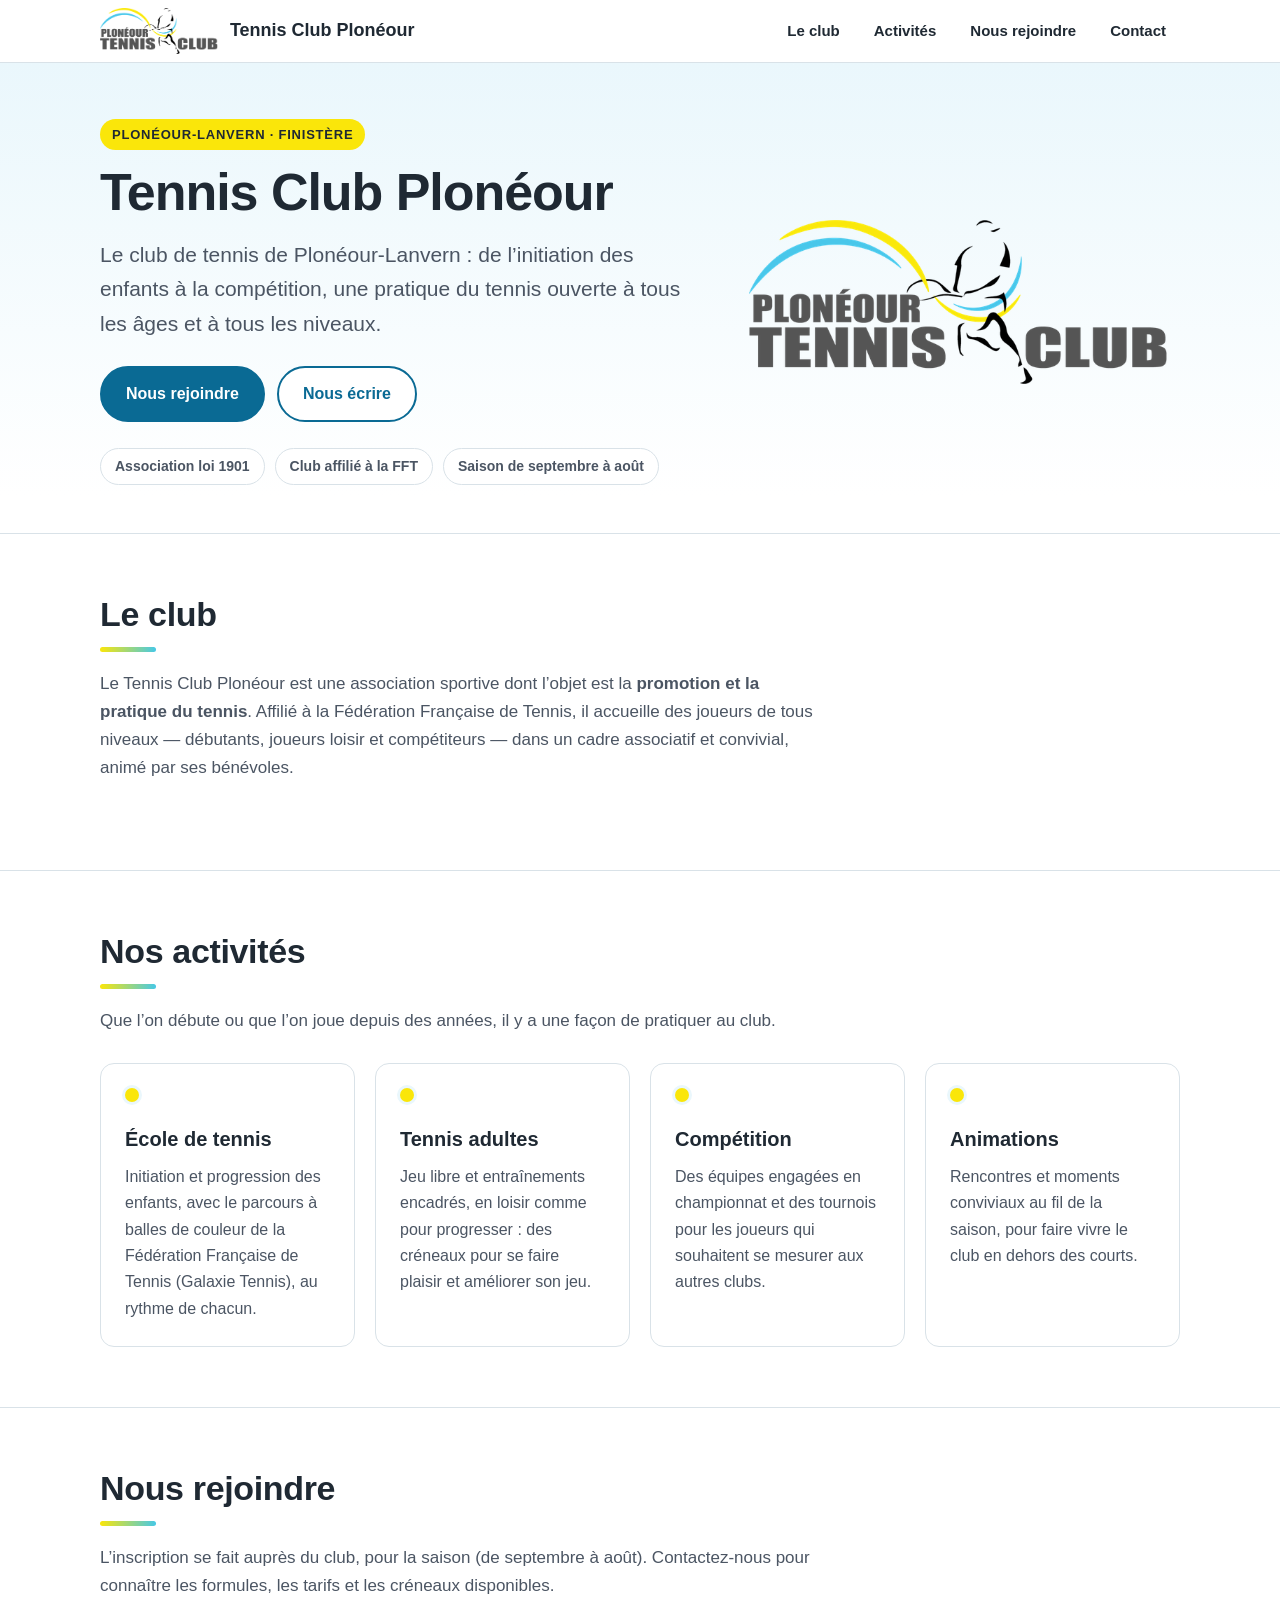
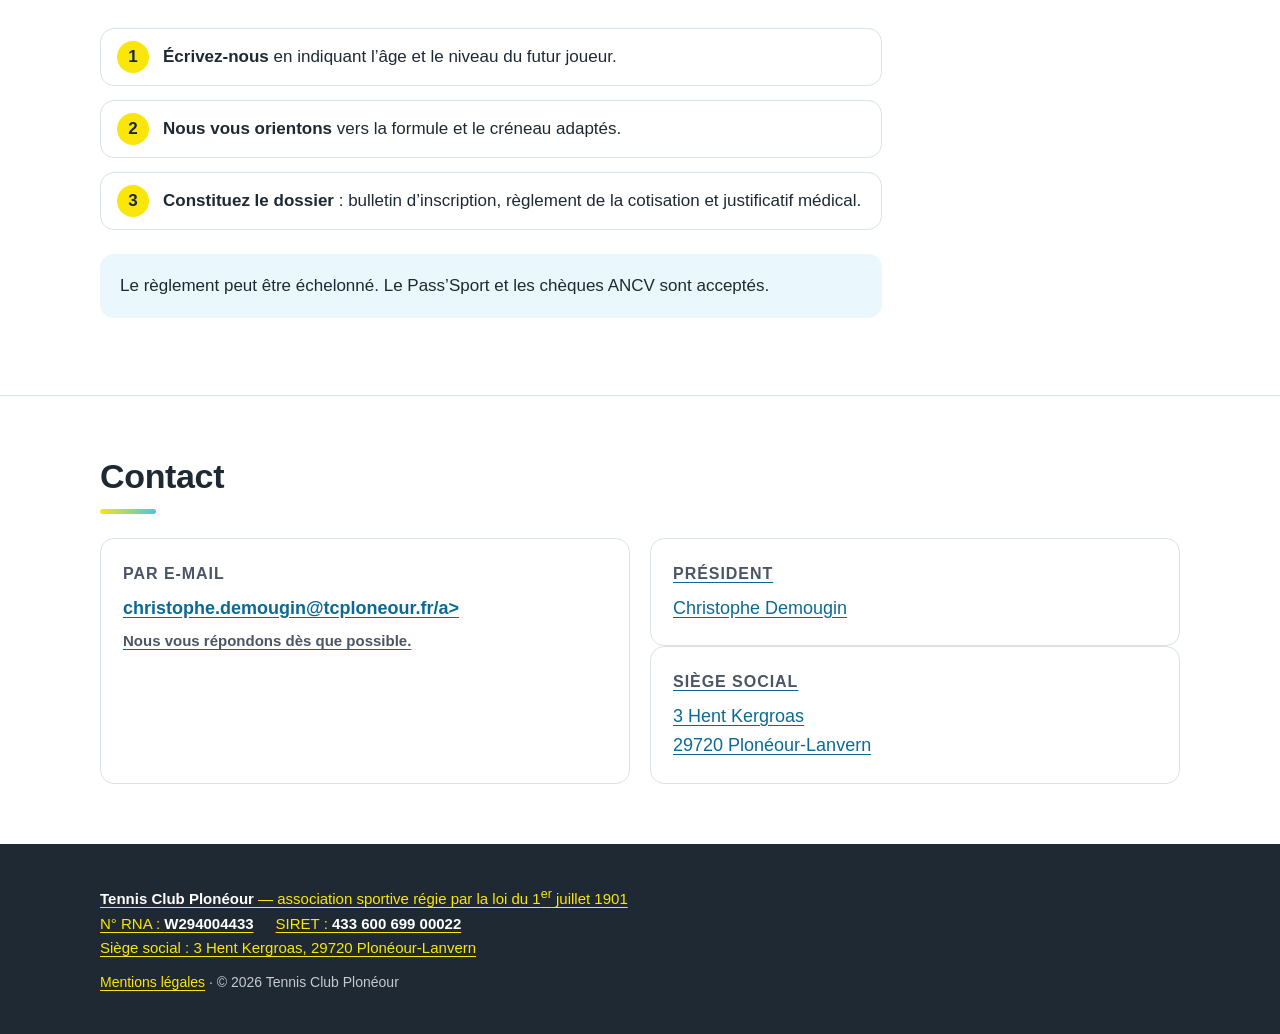
<file: index.html>
<!DOCTYPE html>
<html lang="fr">
<head>
<meta charset="utf-8">
<meta name="viewport" content="width=device-width, initial-scale=1">
<title>Tennis Club Plonéour — Club de tennis à Plonéour-Lanvern (Finistère)</title>
<meta name="description" content="Le Tennis Club Plonéour est une association de tennis à Plonéour-Lanvern (29) : école de tennis, tennis adultes, compétition et animations. Contact et inscriptions.">
<meta name="theme-color" content="#0A6A94">
<link rel="icon" href="favicon.svg" type="image/svg+xml">
<link rel="stylesheet" href="style.css">
<script type="application/ld+json">
{
  "@context": "https://schema.org",
  "@type": "SportsClub",
  "name": "Tennis Club Plonéour",
  "sport": "Tennis",
  "description": "Association de tennis à Plonéour-Lanvern (Finistère) : promotion et pratique du tennis.",
  "email": "tcploneour@gmail.com",
  "address": {
    "@type": "PostalAddress",
    "streetAddress": "3 Hent Kergroas",
    "postalCode": "29720",
    "addressLocality": "Plonéour-Lanvern",
    "addressRegion": "Bretagne",
    "addressCountry": "FR"
  },
  "identifier": [
    {"@type": "PropertyValue", "propertyID": "RNA", "value": "W294004433"},
    {"@type": "PropertyValue", "propertyID": "SIRET", "value": "43360069900022"}
  ]
}
</script>
</head>
<body>
<a class="lien-evitement" href="#contenu">Aller au contenu</a>
<header class="entete">
  <div class="conteneur">
    <a class="marque" href="index.html" aria-label="Tennis Club Plonéour, accueil">
      <img src="logo.png" width="118" height="46" alt="Logo du Tennis Club Plonéour">
      <span>Tennis Club Plonéour</span>
    </a>
    <nav class="nav" aria-label="Navigation principale">
      <ul>
        <li><a href="index.html#club">Le club</a></li>
        <li><a href="index.html#activites">Activités</a></li>
        <li><a href="index.html#rejoindre">Nous rejoindre</a></li>
        <li><a href="index.html#contact">Contact</a></li>
      </ul>
    </nav>
  </div>
</header>
<main id="contenu">

  <section class="heros" aria-labelledby="titre-accueil">
    <div class="conteneur">
      <div>
        <span class="surtitre">Plonéour-Lanvern · Finistère</span>
        <h1 id="titre-accueil">Tennis Club Plonéour</h1>
        <p class="chapeau">Le club de tennis de Plonéour-Lanvern : de l’initiation des enfants à la compétition, une pratique du tennis ouverte à tous les âges et à tous les niveaux.</p>
        <div class="boutons">
          <a class="btn btn-plein" href="#rejoindre">Nous rejoindre</a>
          <a class="btn btn-creux" href="mailto:tcploneour@gmail.com">Nous écrire</a>
        </div>
        <ul class="pastilles" aria-label="Le club en bref">
          <li>Association loi 1901</li>
          <li>Club affilié à la FFT</li>
          <li>Saison de septembre à août</li>
        </ul>
      </div>
      <div class="logo-grand">
        <img src="logo.png" width="600" height="234" alt="Logo du Tennis Club Plonéour : un joueur de tennis en mouvement">
      </div>
    </div>
  </section>

  <section id="club" aria-labelledby="titre-club">
    <div class="conteneur">
      <h2 id="titre-club">Le club</h2>
      <p class="intro">Le Tennis Club Plonéour est une association sportive dont l’objet est la <strong>promotion et la pratique du tennis</strong>. Affilié à la Fédération Française de Tennis, il accueille des joueurs de tous niveaux — débutants, joueurs loisir et compétiteurs — dans un cadre associatif et convivial, animé par ses bénévoles.</p>
    </div>
  </section>

  <section id="activites" aria-labelledby="titre-activites">
    <div class="conteneur">
      <h2 id="titre-activites">Nos activités</h2>
      <p class="intro">Que l’on débute ou que l’on joue depuis des années, il y a une façon de pratiquer au club.</p>
      <div class="cartes">
        <article class="carte">
          <span class="puce" aria-hidden="true"></span>
          <h3>École de tennis</h3>
          <p>Initiation et progression des enfants, avec le parcours à balles de couleur de la Fédération Française de Tennis (Galaxie Tennis), au rythme de chacun.</p>
        </article>
        <article class="carte">
          <span class="puce" aria-hidden="true"></span>
          <h3>Tennis adultes</h3>
          <p>Jeu libre et entraînements encadrés, en loisir comme pour progresser : des créneaux pour se faire plaisir et améliorer son jeu.</p>
        </article>
        <article class="carte">
          <span class="puce" aria-hidden="true"></span>
          <h3>Compétition</h3>
          <p>Des équipes engagées en championnat et des tournois pour les joueurs qui souhaitent se mesurer aux autres clubs.</p>
        </article>
        <article class="carte">
          <span class="puce" aria-hidden="true"></span>
          <h3>Animations</h3>
          <p>Rencontres et moments conviviaux au fil de la saison, pour faire vivre le club en dehors des courts.</p>
        </article>
      </div>
    </div>
  </section>

  <section id="rejoindre" aria-labelledby="titre-rejoindre">
    <div class="conteneur">
      <h2 id="titre-rejoindre">Nous rejoindre</h2>
      <p class="intro">L’inscription se fait auprès du club, pour la saison (de septembre à août). Contactez-nous pour connaître les formules, les tarifs et les créneaux disponibles.</p>
      <ol class="etapes">
        <li><strong>Écrivez-nous</strong> en indiquant l’âge et le niveau du futur joueur.</li>
        <li><strong>Nous vous orientons</strong> vers la formule et le créneau adaptés.</li>
        <li><strong>Constituez le dossier</strong> : bulletin d’inscription, règlement de la cotisation et justificatif médical.</li>
      </ol>
      <p class="encart">Le règlement peut être échelonné. Le Pass’Sport et les chèques ANCV sont acceptés.</p>
    </div>
  </section>

  <section id="contact" aria-labelledby="titre-contact">
    <div class="conteneur">
      <h2 id="titre-contact">Contact</h2>
      <div class="contact-grille">
        <div class="contact-bloc">
          <h3>Par e-mail</h3>
          <p><a href="mailto:tcploneour@gmail.com">christophe.demougin@tcploneour.fr/a></p>
          <p class="petit" style="color:var(--gris);font-size:15px;margin-top:6px">Nous vous répondons dès que possible.</p>
        </div>
        <div class="contact-bloc">
          <h3>Président</h3>
          <p>Christophe Demougin</p>
        </div>
        <div class="contact-bloc">
          <h3>Siège social</h3>
          <p>3 Hent Kergroas<br>29720 Plonéour-Lanvern</p>
        </div>
      </div>
    </div>
  </section>

</main>
<footer class="pied">
  <div class="conteneur">
    <div><strong>Tennis Club Plonéour</strong> — association sportive régie par la loi du 1<sup>er</sup> juillet 1901</div>
    <div class="pied-id">
      <span>N° RNA : <strong>W294004433</strong></span>
      <span>SIRET : <strong>433 600 699 00022</strong></span>
    </div>
    <div>Siège social : 3 Hent Kergroas, 29720 Plonéour-Lanvern</div>
    <div class="petit"><a href="mentions-legales.html">Mentions légales</a> · © 2026 Tennis Club Plonéour</div>
  </div>
</footer>
</body>
</html>
</file>
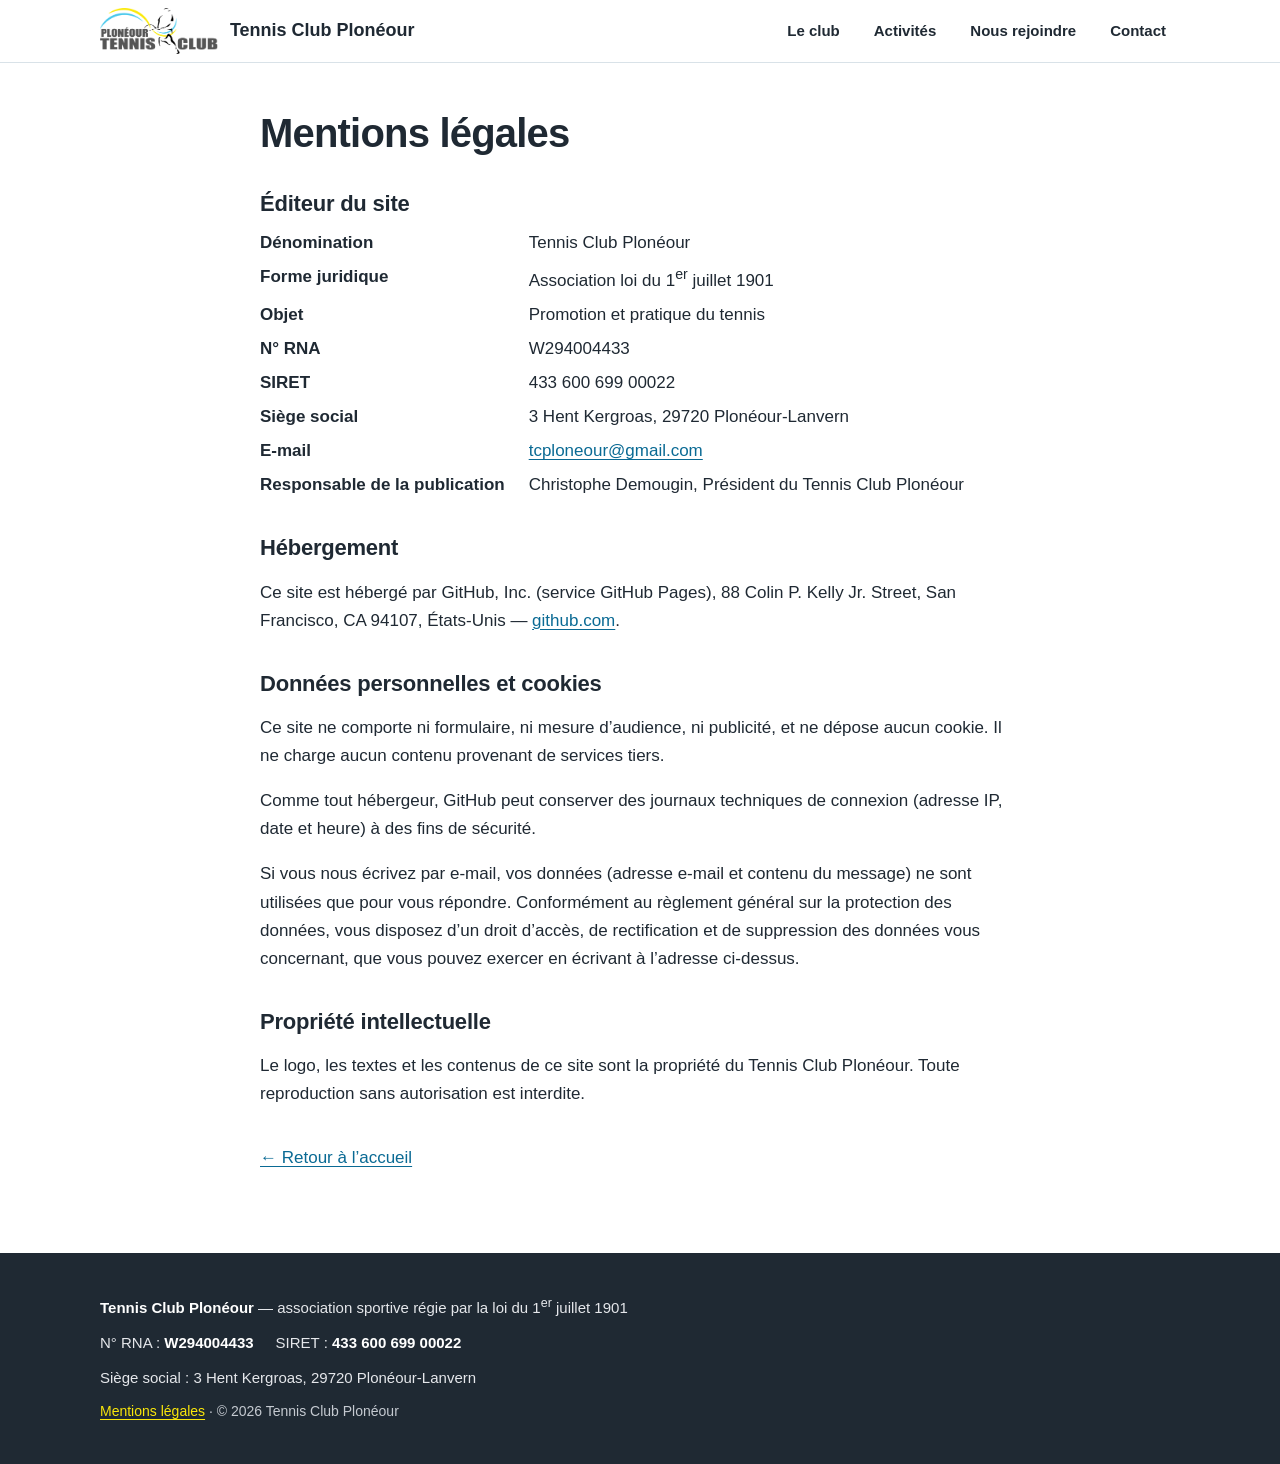
<file: mentions-legales.html>
<!DOCTYPE html>
<html lang="fr">
<head>
<meta charset="utf-8">
<meta name="viewport" content="width=device-width, initial-scale=1">
<title>Mentions légales — Tennis Club Plonéour</title>
<meta name="description" content="Mentions légales du site du Tennis Club Plonéour : éditeur, hébergeur et données personnelles.">
<meta name="theme-color" content="#0A6A94">
<link rel="icon" href="favicon.svg" type="image/svg+xml">
<link rel="stylesheet" href="style.css">
<meta name="robots" content="noindex,follow">
</head>
<body>
<a class="lien-evitement" href="#contenu">Aller au contenu</a>
<header class="entete">
  <div class="conteneur">
    <a class="marque" href="index.html" aria-label="Tennis Club Plonéour, accueil">
      <img src="logo.png" width="118" height="46" alt="Logo du Tennis Club Plonéour">
      <span>Tennis Club Plonéour</span>
    </a>
    <nav class="nav" aria-label="Navigation principale">
      <ul>
        <li><a href="index.html#club">Le club</a></li>
        <li><a href="index.html#activites">Activités</a></li>
        <li><a href="index.html#rejoindre">Nous rejoindre</a></li>
        <li><a href="index.html#contact">Contact</a></li>
      </ul>
    </nav>
  </div>
</header>
<main id="contenu">
  <div class="conteneur page-texte">
    <h1>Mentions légales</h1>

    <h2>Éditeur du site</h2>
    <dl>
      <dt>Dénomination</dt><dd>Tennis Club Plonéour</dd>
      <dt>Forme juridique</dt><dd>Association loi du 1<sup>er</sup> juillet 1901</dd>
      <dt>Objet</dt><dd>Promotion et pratique du tennis</dd>
      <dt>N° RNA</dt><dd>W294004433</dd>
      <dt>SIRET</dt><dd>433 600 699 00022</dd>
      <dt>Siège social</dt><dd>3 Hent Kergroas, 29720 Plonéour-Lanvern</dd>
      <dt>E-mail</dt><dd><a href="mailto:tcploneour@gmail.com">tcploneour@gmail.com</a></dd>
      <dt>Responsable de la publication</dt><dd>Christophe Demougin, Président du Tennis Club Plonéour</dd>
    </dl>

    <h2>Hébergement</h2>
    <p>Ce site est hébergé par GitHub, Inc. (service GitHub Pages), 88 Colin P. Kelly Jr. Street, San Francisco, CA 94107, États-Unis — <a href="https://github.com">github.com</a>.</p>

    <h2>Données personnelles et cookies</h2>
    <p>Ce site ne comporte ni formulaire, ni mesure d’audience, ni publicité, et ne dépose aucun cookie. Il ne charge aucun contenu provenant de services tiers.</p>
    <p>Comme tout hébergeur, GitHub peut conserver des journaux techniques de connexion (adresse IP, date et heure) à des fins de sécurité.</p>
    <p>Si vous nous écrivez par e-mail, vos données (adresse e-mail et contenu du message) ne sont utilisées que pour vous répondre. Conformément au règlement général sur la protection des données, vous disposez d’un droit d’accès, de rectification et de suppression des données vous concernant, que vous pouvez exercer en écrivant à l’adresse ci-dessus.</p>

    <h2>Propriété intellectuelle</h2>
    <p>Le logo, les textes et les contenus de ce site sont la propriété du Tennis Club Plonéour. Toute reproduction sans autorisation est interdite.</p>

    <p style="margin-top:36px"><a href="index.html">← Retour à l’accueil</a></p>
  </div>
</main>
<footer class="pied">
  <div class="conteneur">
    <div><strong>Tennis Club Plonéour</strong> — association sportive régie par la loi du 1<sup>er</sup> juillet 1901</div>
    <div class="pied-id">
      <span>N° RNA : <strong>W294004433</strong></span>
      <span>SIRET : <strong>433 600 699 00022</strong></span>
    </div>
    <div>Siège social : 3 Hent Kergroas, 29720 Plonéour-Lanvern</div>
    <div class="petit"><a href="mentions-legales.html">Mentions légales</a> · © 2026 Tennis Club Plonéour</div>
  </div>
</footer>
</body>
</html>
</file>
<file: style.css>
:root{
  --encre:#1F2933; --gris:#4B5563; --bleu:#0A6A94; --bleu-fonce:#08506f; --bleu-pale:#EAF7FC;
  --jaune:#FAE60A; --cyan:#46C8E6; --fond:#FFFFFF; --filet:#D9E2E8; --rayon:14px;
}
*,*::before,*::after{box-sizing:border-box}
html{scroll-behavior:smooth;scroll-padding-top:84px}
body{margin:0;font-family:-apple-system,BlinkMacSystemFont,"Segoe UI",Roboto,"Helvetica Neue",Arial,sans-serif;color:var(--encre);background:var(--fond);line-height:1.65;font-size:17px}
img{max-width:100%;height:auto}
a{color:var(--bleu);text-underline-offset:3px}
a:hover{color:var(--bleu-fonce)}
:focus-visible{outline:3px solid var(--bleu);outline-offset:3px;border-radius:4px}
.lien-evitement{position:absolute;left:-999px;top:0;background:var(--jaune);color:var(--encre);padding:10px 16px;font-weight:700;z-index:20}
.lien-evitement:focus{left:12px;top:12px}
.conteneur{width:min(1080px,100% - 40px);margin-inline:auto}

/* En-tête */
.entete{position:sticky;top:0;z-index:10;background:rgba(255,255,255,.96);border-bottom:1px solid var(--filet);backdrop-filter:blur(6px)}
.entete .conteneur{display:flex;align-items:center;justify-content:space-between;gap:18px;flex-wrap:wrap;padding:8px 0}
.marque{display:flex;align-items:center;gap:12px;text-decoration:none;color:var(--encre);font-weight:800;font-size:18px}
.marque img{height:46px;width:auto}
.nav ul{display:flex;gap:6px;list-style:none;margin:0;padding:0;flex-wrap:wrap}
.nav a{display:block;padding:8px 14px;border-radius:999px;text-decoration:none;color:var(--encre);font-weight:600;font-size:15px}
.nav a:hover{background:var(--bleu-pale);color:var(--bleu-fonce)}

/* Accueil */
.heros{background:linear-gradient(180deg,var(--bleu-pale),#fff 92%);padding:56px 0 48px}
.heros .conteneur{display:grid;grid-template-columns:1.15fr .85fr;gap:40px;align-items:center}
.surtitre{display:inline-block;background:var(--jaune);color:var(--encre);font-weight:800;font-size:13px;letter-spacing:.06em;text-transform:uppercase;padding:5px 12px;border-radius:999px;margin-bottom:14px}
h1{font-size:clamp(34px,5.4vw,52px);line-height:1.1;margin:0 0 16px;letter-spacing:-.02em}
.chapeau{font-size:clamp(18px,2.2vw,21px);color:var(--gris);margin:0 0 24px;max-width:34em}
.boutons{display:flex;gap:12px;flex-wrap:wrap}
.btn{display:inline-block;padding:13px 24px;border-radius:999px;font-weight:700;text-decoration:none;font-size:16px;border:2px solid var(--bleu)}
.btn-plein{background:var(--bleu);color:#fff}
.btn-plein:hover{background:var(--bleu-fonce);border-color:var(--bleu-fonce);color:#fff}
.btn-creux{background:#fff;color:var(--bleu)}
.btn-creux:hover{background:var(--bleu-pale)}
.pastilles{display:flex;gap:10px;flex-wrap:wrap;list-style:none;padding:0;margin:26px 0 0}
.pastilles li{background:#fff;border:1px solid var(--filet);border-radius:999px;padding:6px 14px;font-size:14px;font-weight:600;color:var(--gris)}
.logo-grand{display:flex;justify-content:center}
.logo-grand img{width:min(420px,100%);height:auto}

/* Sections */
section{padding:60px 0}
section+section{border-top:1px solid var(--filet)}
h2{font-size:clamp(26px,3.6vw,34px);line-height:1.2;margin:0 0 8px;letter-spacing:-.01em}
h2::after{content:"";display:block;width:56px;height:5px;border-radius:3px;background:linear-gradient(90deg,var(--jaune),var(--cyan));margin-top:12px}
.intro{color:var(--gris);max-width:42em;margin:18px 0 28px}
.cartes{display:grid;grid-template-columns:repeat(auto-fit,minmax(240px,1fr));gap:20px;margin-top:28px}
.carte{border:1px solid var(--filet);border-radius:var(--rayon);padding:24px;background:#fff}
.carte h3{margin:0 0 8px;font-size:20px}
.carte p{margin:0;color:var(--gris);font-size:16px}
.carte .puce{display:inline-block;width:14px;height:14px;border-radius:50%;background:var(--jaune);box-shadow:0 0 0 3px var(--bleu-pale);margin-bottom:12px}
.etapes{counter-reset:etape;list-style:none;padding:0;margin:24px 0;display:grid;gap:14px;max-width:46em}
.etapes li{counter-increment:etape;position:relative;padding:14px 16px 14px 62px;border:1px solid var(--filet);border-radius:var(--rayon);background:#fff}
.etapes li::before{content:counter(etape);position:absolute;left:16px;top:50%;transform:translateY(-50%);width:32px;height:32px;border-radius:50%;background:var(--jaune);color:var(--encre);font-weight:800;display:grid;place-items:center}
.encart{background:var(--bleu-pale);border-radius:var(--rayon);padding:18px 20px;max-width:46em}
.contact-grille{display:grid;grid-template-columns:repeat(auto-fit,minmax(260px,1fr));gap:20px;margin-top:24px}
.contact-bloc{border:1px solid var(--filet);border-radius:var(--rayon);padding:22px}
.contact-bloc h3{margin:0 0 6px;font-size:16px;color:var(--gris);text-transform:uppercase;letter-spacing:.06em}
.contact-bloc p{margin:0;font-size:18px}
.contact-bloc a{font-weight:700;word-break:break-word}

/* Pied de page */
.pied{background:var(--encre);color:#E5E7EB;padding:40px 0;font-size:15px}
.pied a{color:var(--jaune)}
.pied strong{color:#fff}
.pied .conteneur{display:grid;gap:10px}
.pied-id{display:flex;flex-wrap:wrap;gap:6px 22px}
.petit{font-size:14px;color:#C5CAD1}

/* Pages de texte */
.page-texte{padding:48px 0 64px;max-width:760px}
.page-texte h1{font-size:clamp(30px,4.4vw,40px)}
.page-texte h2{font-size:22px;margin-top:36px}
.page-texte h2::after{display:none}
.page-texte dl{display:grid;grid-template-columns:max-content 1fr;gap:6px 24px;margin:12px 0}
.page-texte dt{font-weight:700}
.page-texte dd{margin:0}

@media (max-width:820px){
  .heros{padding:36px 0 32px}
  .heros .conteneur{grid-template-columns:1fr}
  .logo-grand{order:-1}
  .logo-grand img{width:min(300px,80%)}
  section{padding:44px 0}
  .page-texte dl{grid-template-columns:1fr}
  .page-texte dt{margin-top:8px}
}
@media (prefers-reduced-motion:reduce){html{scroll-behavior:auto}}
@media print{.entete,.boutons,.lien-evitement{display:none}.heros{background:#fff}}
</file>
